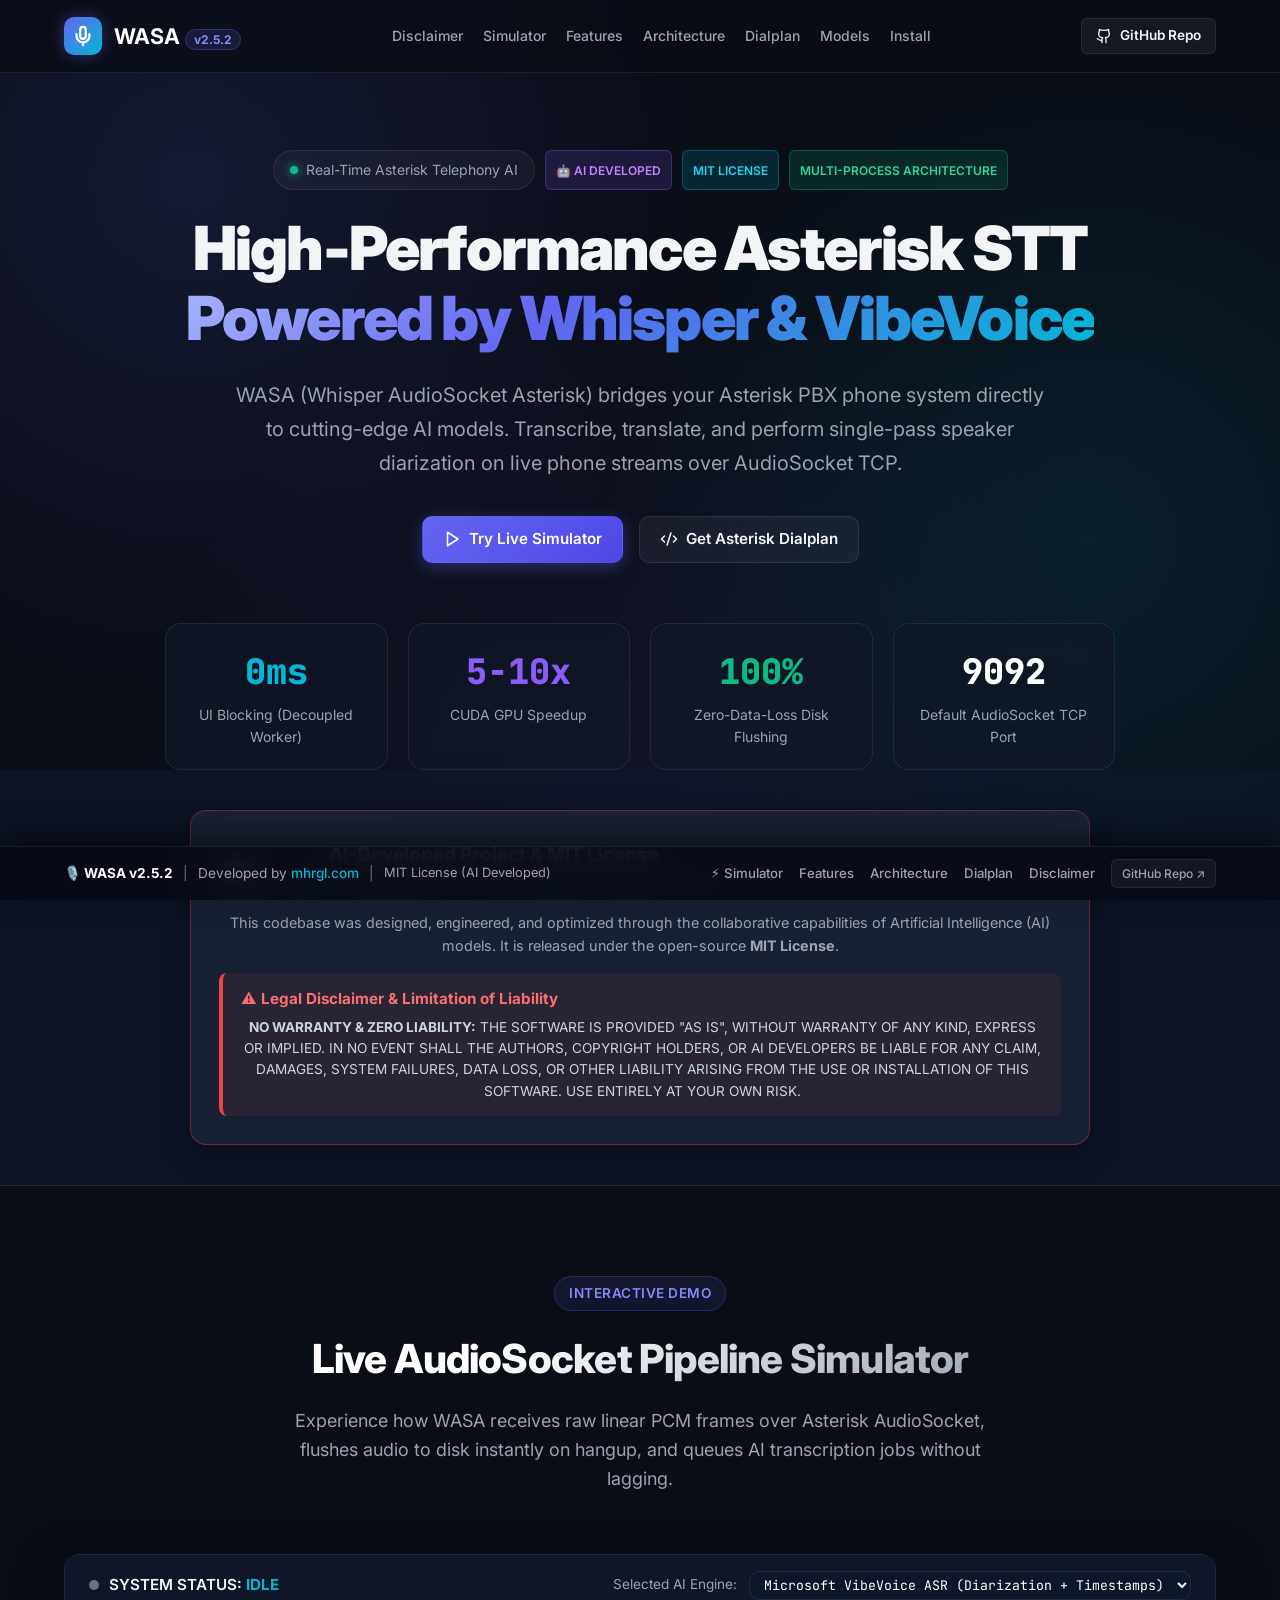
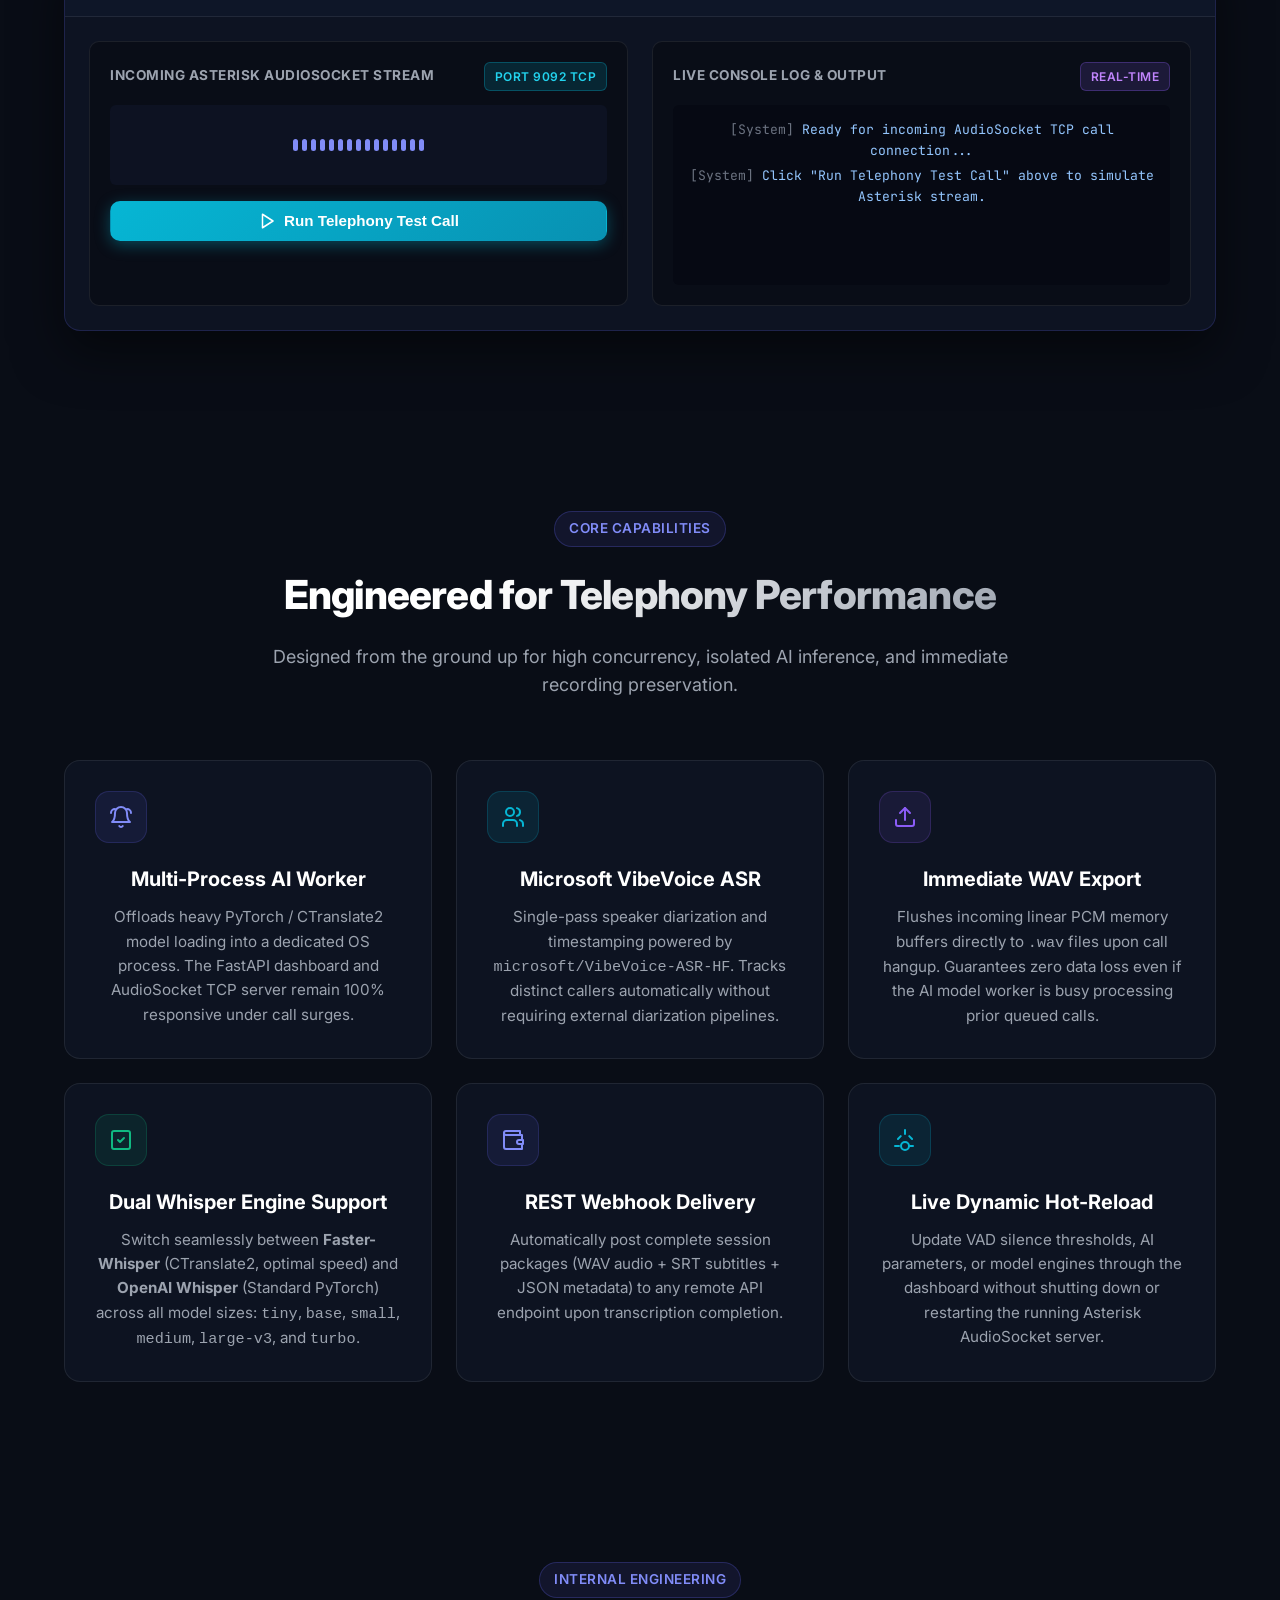
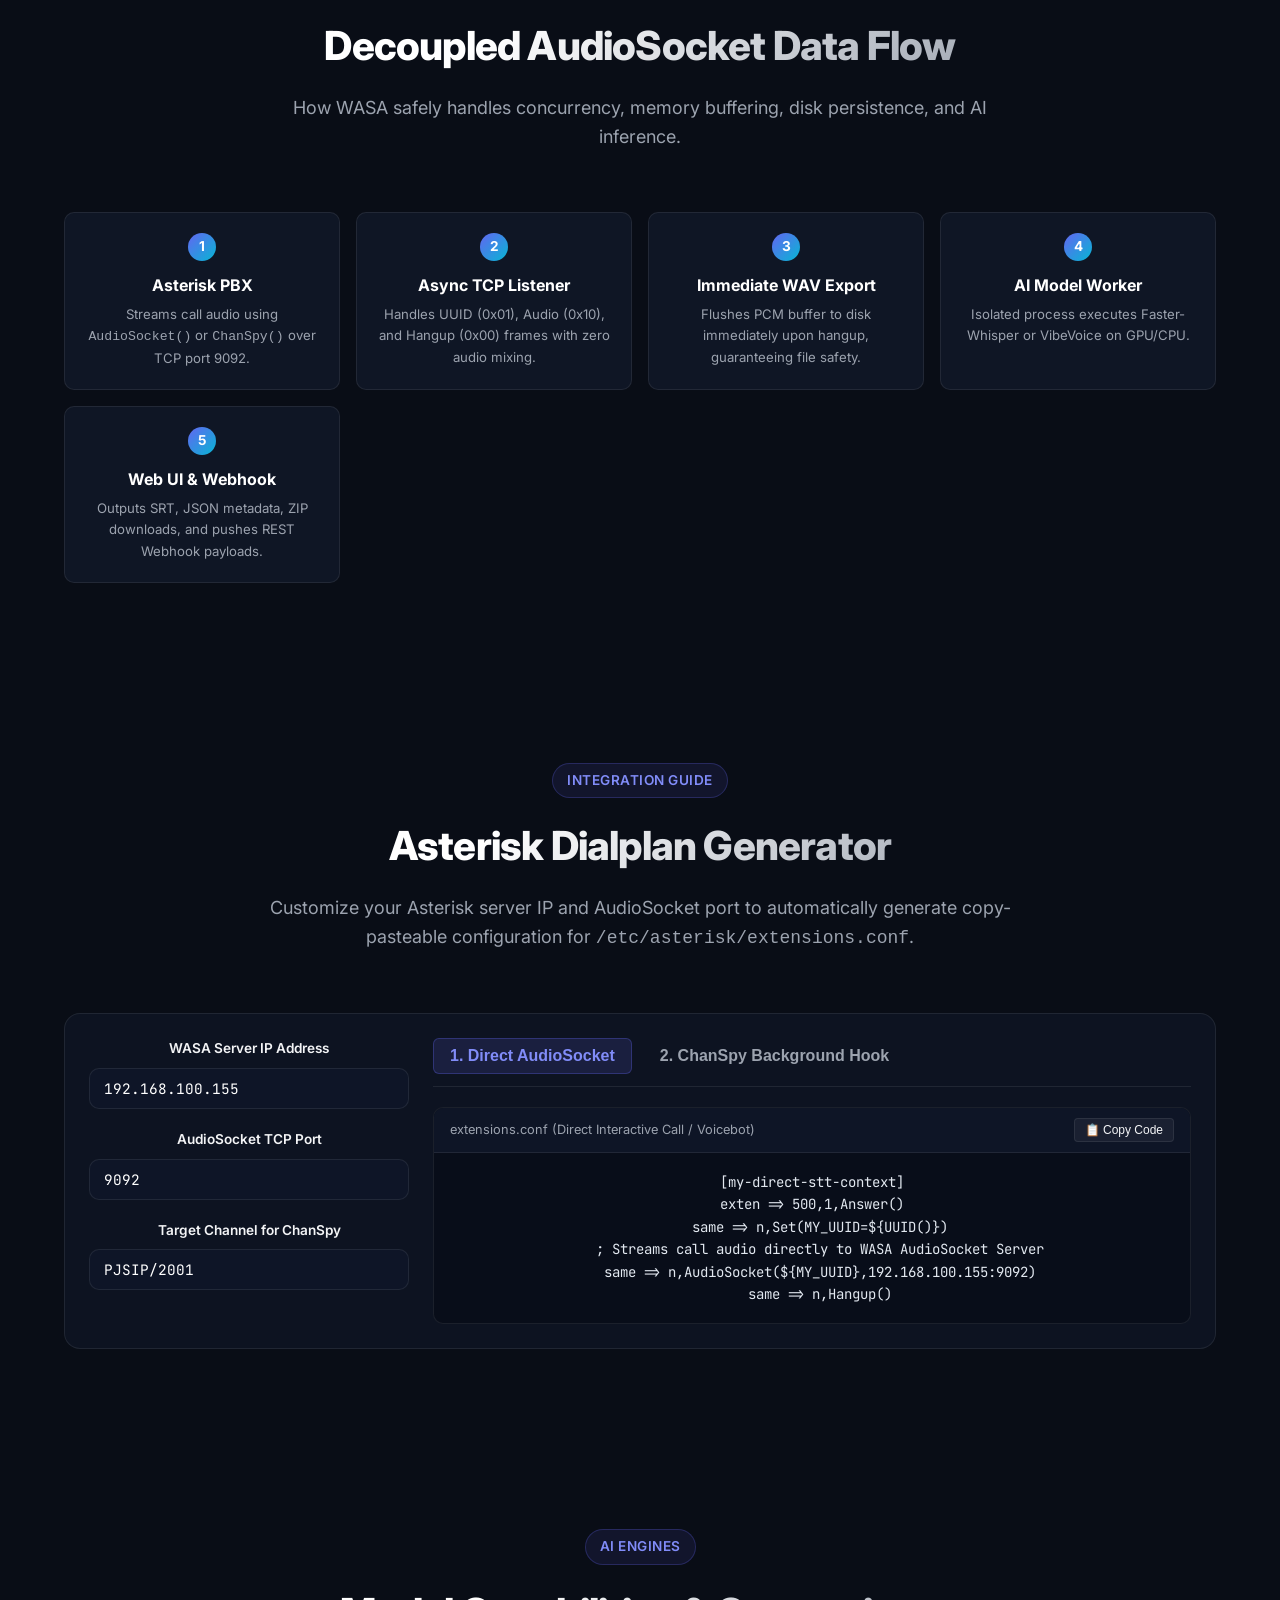
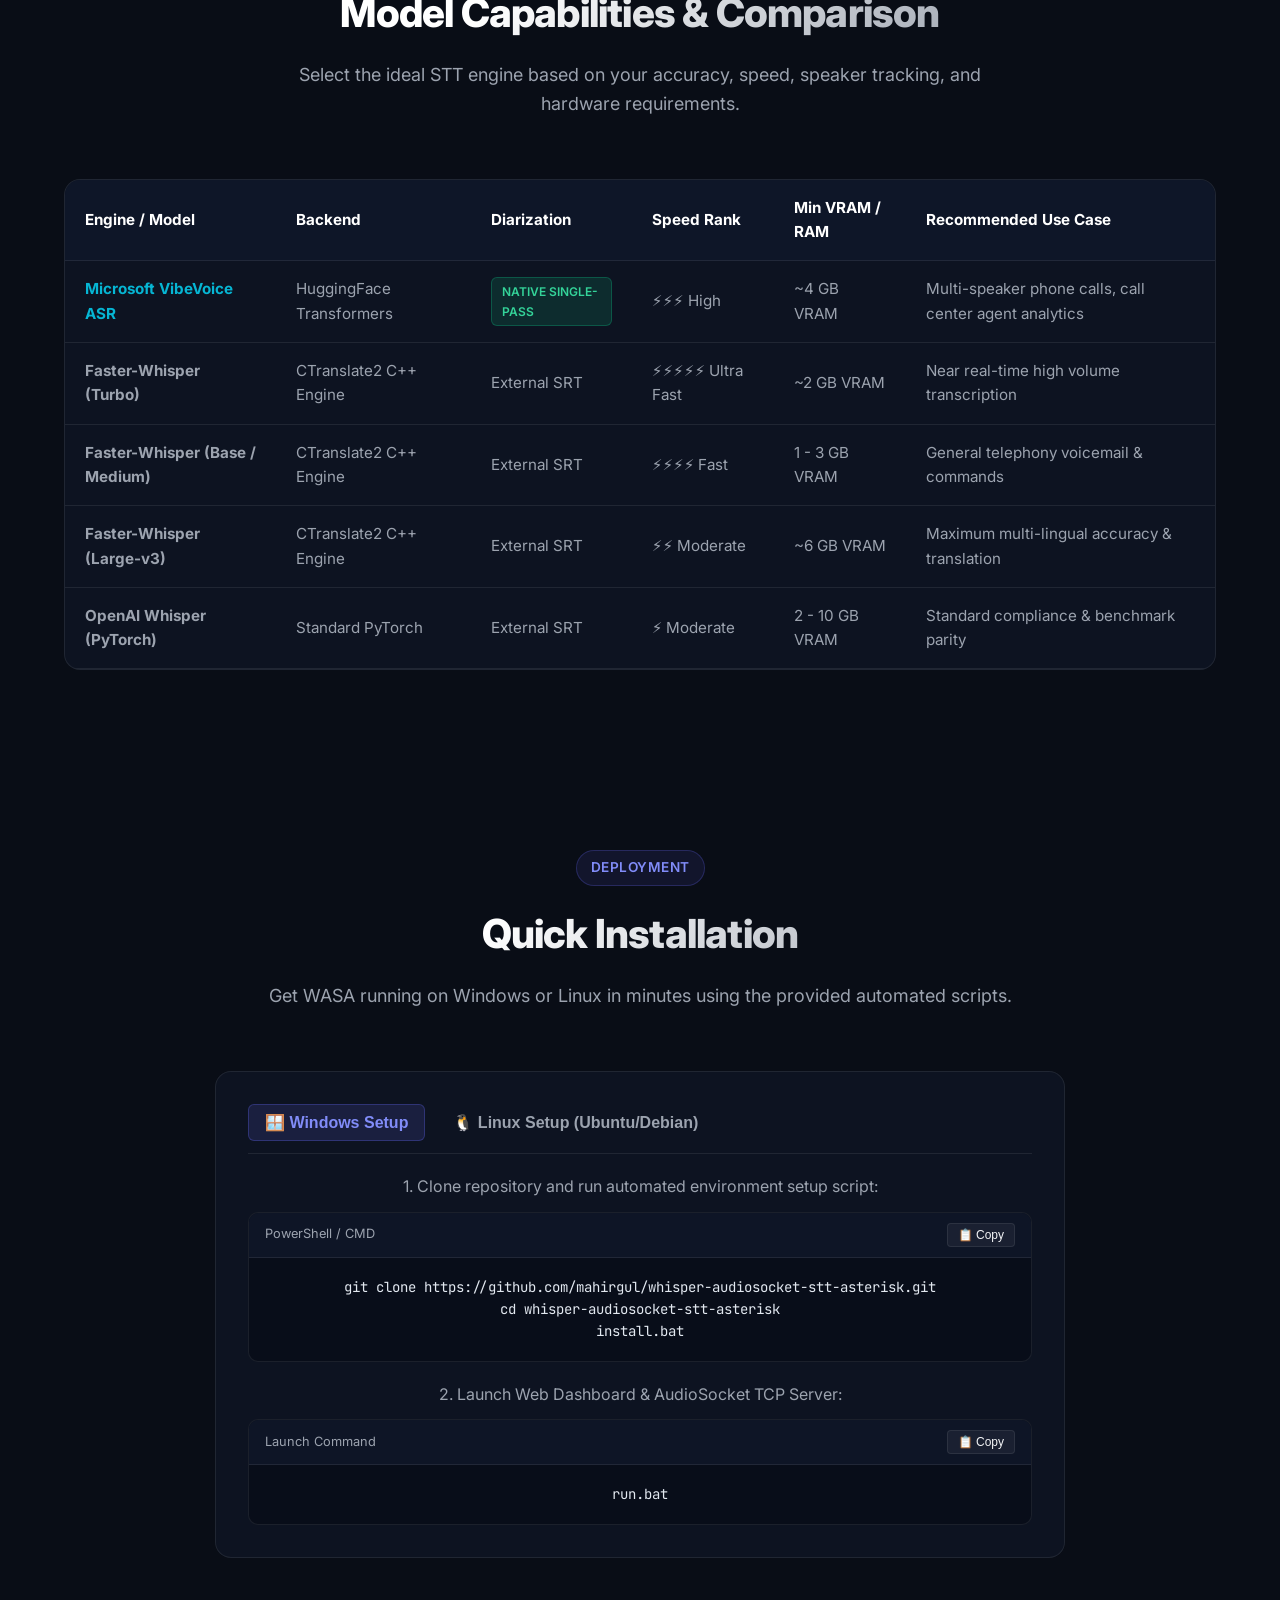
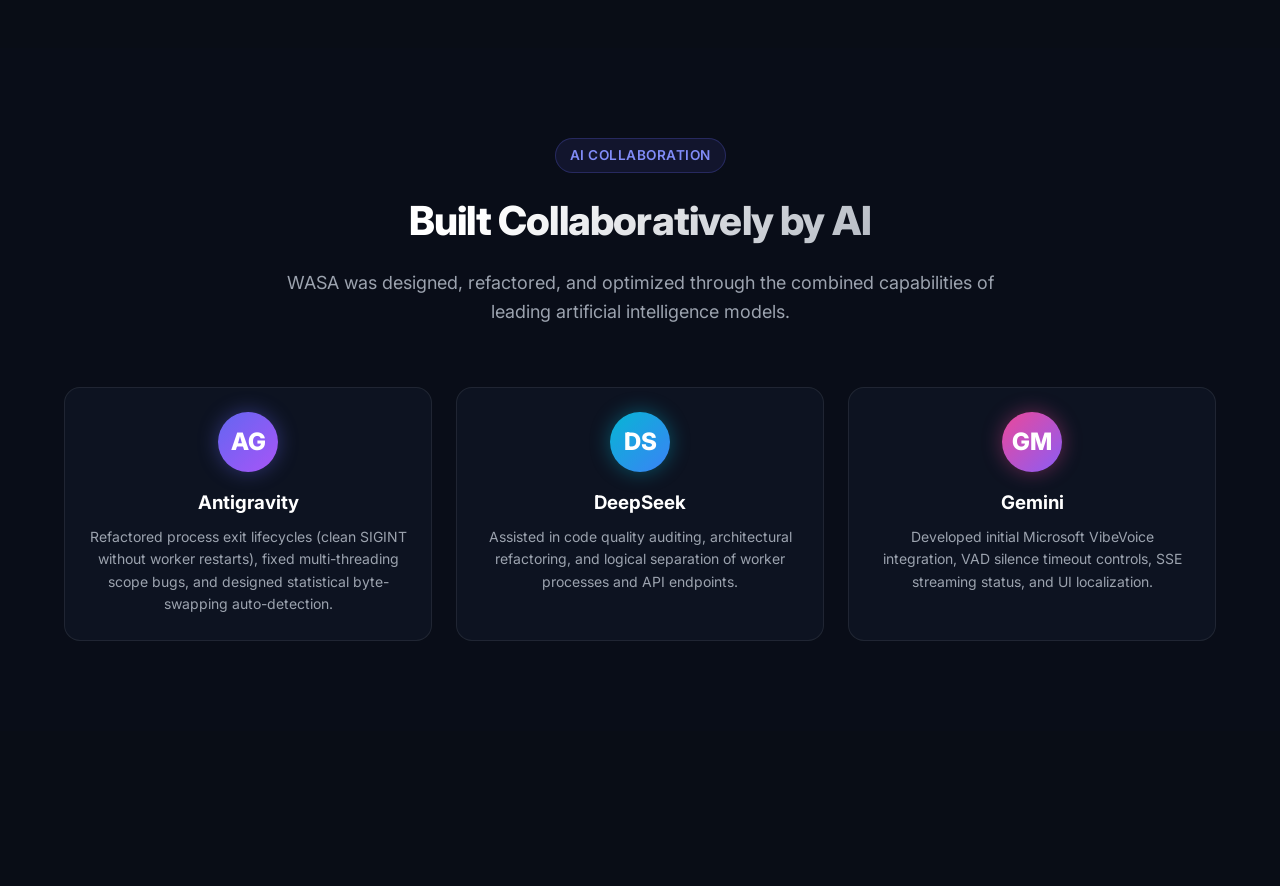
<file: docs/index.html>
<!DOCTYPE html>
<html lang="en">
<head>
  <meta charset="UTF-8">
  <meta name="viewport" content="width=device-width, initial-scale=1.0">
  <title>WASA — Whisper AudioSocket Asterisk | Real-Time AI Telephony Engine</title>
  <meta name="description" content="WASA (Whisper AudioSocket Asterisk) is a high-performance multi-process AI telephony engine transcribing live Asterisk PBX AudioSocket streams with Whisper and Microsoft VibeVoice ASR.">
  <meta name="keywords" content="Asterisk, AudioSocket, Whisper, Faster-Whisper, VibeVoice, Telephony, Speech to Text, STT, AI, Diarization, PyTorch, FastAPI">
  
  <!-- Google Fonts & Lucide Icons -->
  <link rel="preconnect" href="https://fonts.googleapis.com">
  <link rel="preconnect" href="https://fonts.gstatic.com" crossorigin>
  <link href="https://fonts.googleapis.com/css2?family=Inter:wght@300;400;500;600;700;800;900&family=JetBrains+Mono:wght@400;500;600;700&display=swap" rel="stylesheet">
  
  <!-- Main Stylesheet -->
  <link rel="stylesheet" href="styles.css">
  <link rel="icon" type="image/x-icon" href="favicon.ico">
</head>
<body>

  <!-- Navigation Bar -->
  <nav class="navbar">
    <div class="container nav-container">
      <a href="#" class="nav-brand">
        <div class="nav-logo-icon">
          <svg xmlns="http://www.w3.org/2000/svg" viewBox="0 0 24 24" fill="none" stroke="currentColor" stroke-width="2.5" stroke-linecap="round" stroke-linejoin="round">
            <path d="M12 2a3 3 0 0 0-3 3v7a3 3 0 0 0 6 0V5a3 3 0 0 0-3-3Z"/>
            <path d="M19 10v2a7 7 0 0 1-14 0v-2"/>
            <line x1="12" x2="12" y1="19" y2="22"/>
          </svg>
        </div>
        <span>WASA <span style="font-size: 0.75rem; color: var(--primary-glow); background: rgba(99,102,241,0.15); padding: 2px 8px; border-radius: 12px; border: 1px solid rgba(99,102,241,0.3);">v2.5.2</span></span>
      </a>

      <ul class="nav-links">
        <li><a href="#disclaimer" class="nav-link">Disclaimer</a></li>
        <li><a href="#simulator" class="nav-link">Simulator</a></li>
        <li><a href="#features" class="nav-link">Features</a></li>
        <li><a href="#architecture" class="nav-link">Architecture</a></li>
        <li><a href="#dialplan" class="nav-link">Dialplan</a></li>
        <li><a href="#models" class="nav-link">Models</a></li>
        <li><a href="#installation" class="nav-link">Install</a></li>
      </ul>

      <div class="nav-actions">
        <a href="https://github.com/mahirgul/whisper-audiosocket-stt-asterisk" target="_blank" class="btn btn-secondary btn-sm">
          <svg xmlns="http://www.w3.org/2000/svg" width="16" height="16" viewBox="0 0 24 24" fill="none" stroke="currentColor" stroke-width="2" stroke-linecap="round" stroke-linejoin="round"><path d="M15 22v-4a4.8 4.8 0 0 0-1-3.5c3 0 6-2 6-5.5.08-1.25-.27-2.48-1-3.5.28-1.15.28-2.35 0-3.5 0 0-1 0-3 1.5-2.64-.5-5.36-.5-8 0C6 2 5 2 5 2c-.3 1.15-.3 2.35 0 3.5A5.403 5.403 0 0 0 4 9c0 3.5 3 5.5 6 5.5-.39.49-.68 1.05-.85 1.65-.17.6-.22 1.23-.15 1.85v4"/><path d="M9 18c-4.51 2-5-2-7-2"/></svg>
          GitHub Repo
        </a>
      </div>
    </div>
  </nav>

  <!-- Hero Section -->
  <section class="hero">
    <div class="container">
      <div class="hero-badge-container">
        <div class="hero-pill">
          <span class="dot"></span>
          Real-Time Asterisk Telephony AI
        </div>
        <span class="badge badge-purple">🤖 AI Developed</span>
        <span class="badge badge-cyan">MIT License</span>
        <span class="badge badge-emerald">Multi-Process Architecture</span>
      </div>

      <h1 class="hero-title">
        High-Performance Asterisk STT<br>
        <span class="hero-title-gradient">Powered by Whisper & VibeVoice</span>
      </h1>

      <p class="hero-subtitle">
        WASA (Whisper AudioSocket Asterisk) bridges your Asterisk PBX phone system directly to cutting-edge AI models. Transcribe, translate, and perform single-pass speaker diarization on live phone streams over AudioSocket TCP.
      </p>

      <div class="hero-cta">
        <a href="#simulator" class="btn btn-primary">
          <svg xmlns="http://www.w3.org/2000/svg" width="18" height="18" viewBox="0 0 24 24" fill="none" stroke="currentColor" stroke-width="2" stroke-linecap="round" stroke-linejoin="round"><polygon points="6 3 20 12 6 21 6 3"/></svg>
          Try Live Simulator
        </a>
        <a href="#dialplan" class="btn btn-secondary">
          <svg xmlns="http://www.w3.org/2000/svg" width="18" height="18" viewBox="0 0 24 24" fill="none" stroke="currentColor" stroke-width="2" stroke-linecap="round" stroke-linejoin="round"><path d="m18 16 4-4-4-4"/><path d="m6 8-4 4 4 4"/><path d="m14.5 4-5 16"/></svg>
          Get Asterisk Dialplan
        </a>
      </div>

      <!-- Hero Stats Bar -->
      <div class="hero-stats">
        <div class="stat-card">
          <div class="stat-value cyan">0ms</div>
          <div class="stat-label">UI Blocking (Decoupled Worker)</div>
        </div>
        <div class="stat-card">
          <div class="stat-value purple">5-10x</div>
          <div class="stat-label">CUDA GPU Speedup</div>
        </div>
        <div class="stat-card">
          <div class="stat-value emerald">100%</div>
          <div class="stat-label">Zero-Data-Loss Disk Flushing</div>
        </div>
        <div class="stat-card">
          <div class="stat-value">9092</div>
          <div class="stat-label">Default AudioSocket TCP Port</div>
        </div>
      </div>
    </div>
  <!-- License & Legal Disclaimer Section (Top Notice) -->
  <section id="disclaimer" style="padding: 40px 0; border-bottom: 1px solid rgba(255,255,255,0.08); background: rgba(15, 23, 42, 0.7);">
    <div class="container">
      <div style="max-width: 900px; margin: 0 auto; background: rgba(30, 41, 59, 0.7); border: 1px solid rgba(239, 68, 68, 0.35); border-radius: 16px; padding: 28px; box-shadow: 0 10px 30px rgba(0,0,0,0.3);">
        <div style="display: flex; align-items: center; gap: 12px; margin-bottom: 16px;">
          <span style="font-size: 1.8rem;">🤖</span>
          <div>
            <h3 style="color: #fff; margin: 0; font-size: 1.2rem;">AI-Developed Project & MIT License</h3>
            <span style="color: var(--cyan); font-size: 0.825rem;">Engineered collaboratively by AI models (Antigravity, DeepSeek, Gemini)</span>
          </div>
        </div>

        <p style="color: var(--text-muted); font-size: 0.9rem; line-height: 1.6; margin-bottom: 16px;">
          This codebase was designed, engineered, and optimized through the collaborative capabilities of Artificial Intelligence (AI) models. It is released under the open-source <strong>MIT License</strong>.
        </p>

        <div style="background: rgba(239, 68, 68, 0.08); border-left: 4px solid #ef4444; padding: 14px 18px; border-radius: 8px;">
          <h4 style="color: #f87171; margin-top: 0; margin-bottom: 6px; font-size: 0.95rem; display: flex; align-items: center; gap: 8px;">
            ⚠️ Legal Disclaimer & Limitation of Liability
          </h4>
          <p style="color: #cbd5e1; font-size: 0.85rem; line-height: 1.55; margin: 0;">
            <strong>NO WARRANTY & ZERO LIABILITY:</strong> THE SOFTWARE IS PROVIDED "AS IS", WITHOUT WARRANTY OF ANY KIND, EXPRESS OR IMPLIED. IN NO EVENT SHALL THE AUTHORS, COPYRIGHT HOLDERS, OR AI DEVELOPERS BE LIABLE FOR ANY CLAIM, DAMAGES, SYSTEM FAILURES, DATA LOSS, OR OTHER LIABILITY ARISING FROM THE USE OR INSTALLATION OF THIS SOFTWARE. USE ENTIRELY AT YOUR OWN RISK.
          </p>
        </div>
      </div>
    </div>
  </section>

  <!-- Interactive Telephony Simulator Section -->
  <section id="simulator">
    <div class="container">
      <div class="section-header">
        <span class="section-tag">Interactive Demo</span>
        <h2 class="section-title">Live AudioSocket Pipeline Simulator</h2>
        <p class="section-desc">Experience how WASA receives raw linear PCM frames over Asterisk AudioSocket, flushes audio to disk instantly on hangup, and queues AI transcription jobs without lagging.</p>
      </div>

      <div class="simulator-box">
        <div class="simulator-header">
          <div class="simulator-title">
            <span class="status-dot" id="sim-status-dot"></span>
            <span>SYSTEM STATUS: <strong id="sim-status-text" style="color: var(--cyan);">IDLE</strong></span>
          </div>

          <div style="display: flex; align-items: center; gap: 12px;">
            <label for="sim-engine" style="font-size: 0.85rem; color: var(--text-muted);">Selected AI Engine:</label>
            <select id="sim-engine" class="form-select" style="padding: 4px 10px; font-size: 0.825rem;">
              <option value="vibevoice">Microsoft VibeVoice ASR (Diarization + Timestamps)</option>
              <option value="faster">Faster-Whisper (Turbo / Base)</option>
              <option value="openai">OpenAI Whisper (Standard PyTorch)</option>
            </select>
          </div>
        </div>

        <div class="simulator-body">
          <div class="sim-panel">
            <div class="sim-panel-title">
              <span>Incoming Asterisk AudioSocket Stream</span>
              <span class="badge badge-cyan">Port 9092 TCP</span>
            </div>

            <!-- Wave Visualizer -->
            <div class="wave-visualizer" id="sim-wave">
              <div class="wave-bar"></div><div class="wave-bar"></div><div class="wave-bar"></div>
              <div class="wave-bar"></div><div class="wave-bar"></div><div class="wave-bar"></div>
              <div class="wave-bar"></div><div class="wave-bar"></div><div class="wave-bar"></div>
              <div class="wave-bar"></div><div class="wave-bar"></div><div class="wave-bar"></div>
              <div class="wave-bar"></div><div class="wave-bar"></div><div class="wave-bar"></div>
            </div>

            <button id="sim-start-btn" class="btn btn-cyan" style="width: 100%;">
              <svg xmlns="http://www.w3.org/2000/svg" width="18" height="18" viewBox="0 0 24 24" fill="none" stroke="currentColor" stroke-width="2" stroke-linecap="round" stroke-linejoin="round"><polygon points="6 3 20 12 6 21 6 3"/></svg>
              Run Telephony Test Call
            </button>
          </div>

          <div class="sim-panel">
            <div class="sim-panel-title">
              <span>Live Console Log & Output</span>
              <span class="badge badge-purple">Real-Time</span>
            </div>

            <div class="sim-console" id="sim-console">
              <div class="sim-console-line info"><span class="ts">[System]</span> Ready for incoming AudioSocket TCP call connection...</div>
              <div class="sim-console-line info"><span class="ts">[System]</span> Click "Run Telephony Test Call" above to simulate Asterisk stream.</div>
            </div>
          </div>
        </div>
      </div>
    </div>
  </section>

  <!-- Key Features Grid -->
  <section id="features">
    <div class="container">
      <div class="section-header">
        <span class="section-tag">Core Capabilities</span>
        <h2 class="section-title">Engineered for Telephony Performance</h2>
        <p class="section-desc">Designed from the ground up for high concurrency, isolated AI inference, and immediate recording preservation.</p>
      </div>

      <div class="features-grid">
        <div class="feature-card">
          <div class="feature-icon">
            <svg xmlns="http://www.w3.org/2000/svg" width="24" height="24" viewBox="0 0 24 24" fill="none" stroke="currentColor" stroke-width="2" stroke-linecap="round" stroke-linejoin="round"><path d="M18 8A6 6 0 0 0 6 8c0 7-3 9-3 9h18s-3-2-3-9"/><path d="M13.73 21a2 2 0 0 1-3.46 0"/><path d="M2 8c0-2.2 1.8-4 4-4"/><path d="M22 8c0-2.2-1.8-4-4-4"/></svg>
          </div>
          <h3 class="feature-title">Multi-Process AI Worker</h3>
          <p class="feature-desc">Offloads heavy PyTorch / CTranslate2 model loading into a dedicated OS process. The FastAPI dashboard and AudioSocket TCP server remain 100% responsive under call surges.</p>
        </div>

        <div class="feature-card cyan">
          <div class="feature-icon">
            <svg xmlns="http://www.w3.org/2000/svg" width="24" height="24" viewBox="0 0 24 24" fill="none" stroke="currentColor" stroke-width="2" stroke-linecap="round" stroke-linejoin="round"><path d="M16 21v-2a4 4 0 0 0-4-4H6a4 4 0 0 0-4 4v2"/><circle cx="9" cy="7" r="4"/><path d="M22 21v-2a4 4 0 0 0-3-3.87"/><path d="M16 3.13a4 4 0 0 1 0 7.75"/></svg>
          </div>
          <h3 class="feature-title">Microsoft VibeVoice ASR</h3>
          <p class="feature-desc">Single-pass speaker diarization and timestamping powered by <code>microsoft/VibeVoice-ASR-HF</code>. Tracks distinct callers automatically without requiring external diarization pipelines.</p>
        </div>

        <div class="feature-card purple">
          <div class="feature-icon">
            <svg xmlns="http://www.w3.org/2000/svg" width="24" height="24" viewBox="0 0 24 24" fill="none" stroke="currentColor" stroke-width="2" stroke-linecap="round" stroke-linejoin="round"><path d="M21 15v4a2 2 0 0 1-2 2H5a2 2 0 0 1-2-2v-4"/><polyline points="17 8 12 3 7 8"/><line x1="12" x2="12" y1="3" y2="15"/></svg>
          </div>
          <h3 class="feature-title">Immediate WAV Export</h3>
          <p class="feature-desc">Flushes incoming linear PCM memory buffers directly to <code>.wav</code> files upon call hangup. Guarantees zero data loss even if the AI model worker is busy processing prior queued calls.</p>
        </div>

        <div class="feature-card emerald">
          <div class="feature-icon">
            <svg xmlns="http://www.w3.org/2000/svg" width="24" height="24" viewBox="0 0 24 24" fill="none" stroke="currentColor" stroke-width="2" stroke-linecap="round" stroke-linejoin="round"><rect width="18" height="18" x="3" y="3" rx="2"/><path d="m9 12 2 2 4-4"/></svg>
          </div>
          <h3 class="feature-title">Dual Whisper Engine Support</h3>
          <p class="feature-desc">Switch seamlessly between <strong>Faster-Whisper</strong> (CTranslate2, optimal speed) and <strong>OpenAI Whisper</strong> (Standard PyTorch) across all model sizes: <code>tiny</code>, <code>base</code>, <code>small</code>, <code>medium</code>, <code>large-v3</code>, and <code>turbo</code>.</p>
        </div>

        <div class="feature-card">
          <div class="feature-icon">
            <svg xmlns="http://www.w3.org/2000/svg" width="24" height="24" viewBox="0 0 24 24" fill="none" stroke="currentColor" stroke-width="2" stroke-linecap="round" stroke-linejoin="round"><path d="M21 12V7H5a2 2 0 0 1 0-4h14v4"/><path d="M3 5v14a2 2 0 0 0 2 2h16v-5"/><path d="M18 12a2 2 0 0 0 0 4h4v-4Z"/></svg>
          </div>
          <h3 class="feature-title">REST Webhook Delivery</h3>
          <p class="feature-desc">Automatically post complete session packages (WAV audio + SRT subtitles + JSON metadata) to any remote API endpoint upon transcription completion.</p>
        </div>

        <div class="feature-card cyan">
          <div class="feature-icon">
            <svg xmlns="http://www.w3.org/2000/svg" width="24" height="24" viewBox="0 0 24 24" fill="none" stroke="currentColor" stroke-width="2" stroke-linecap="round" stroke-linejoin="round"><path d="M12 2v4"/><path d="m4.93 10.93 2.83-2.83"/><path d="M2 18h4"/><path d="m20 18-4 0"/><path d="m19.07 10.93-2.83-2.83"/><circle cx="12" cy="18" r="4"/></svg>
          </div>
          <h3 class="feature-title">Live Dynamic Hot-Reload</h3>
          <p class="feature-desc">Update VAD silence thresholds, AI parameters, or model engines through the dashboard without shutting down or restarting the running Asterisk AudioSocket server.</p>
        </div>
      </div>
    </div>
  </section>

  <!-- System Architecture Explorer -->
  <section id="architecture">
    <div class="container">
      <div class="section-header">
        <span class="section-tag">Internal Engineering</span>
        <h2 class="section-title">Decoupled AudioSocket Data Flow</h2>
        <p class="section-desc">How WASA safely handles concurrency, memory buffering, disk persistence, and AI inference.</p>
      </div>

      <div class="arch-diagram">
        <div class="arch-node">
          <div class="arch-step-num">1</div>
          <h4 class="arch-node-title">Asterisk PBX</h4>
          <p class="arch-node-desc">Streams call audio using <code>AudioSocket()</code> or <code>ChanSpy()</code> over TCP port 9092.</p>
        </div>

        <div class="arch-node">
          <div class="arch-step-num">2</div>
          <h4 class="arch-node-title">Async TCP Listener</h4>
          <p class="arch-node-desc">Handles UUID (0x01), Audio (0x10), and Hangup (0x00) frames with zero audio mixing.</p>
        </div>

        <div class="arch-node">
          <div class="arch-step-num">3</div>
          <h4 class="arch-node-title">Immediate WAV Export</h4>
          <p class="arch-node-desc"> Flushes PCM buffer to disk immediately upon hangup, guaranteeing file safety.</p>
        </div>

        <div class="arch-node">
          <div class="arch-step-num">4</div>
          <h4 class="arch-node-title">AI Model Worker</h4>
          <p class="arch-node-desc">Isolated process executes Faster-Whisper or VibeVoice on GPU/CPU.</p>
        </div>

        <div class="arch-node">
          <div class="arch-step-num">5</div>
          <h4 class="arch-node-title">Web UI & Webhook</h4>
          <p class="arch-node-desc">Outputs SRT, JSON metadata, ZIP downloads, and pushes REST Webhook payloads.</p>
        </div>
      </div>
    </div>
  </section>

  <!-- Asterisk Dialplan Customizer -->
  <section id="dialplan">
    <div class="container">
      <div class="section-header">
        <span class="section-tag">Integration Guide</span>
        <h2 class="section-title">Asterisk Dialplan Generator</h2>
        <p class="section-desc">Customize your Asterisk server IP and AudioSocket port to automatically generate copy-pasteable configuration for <code>/etc/asterisk/extensions.conf</code>.</p>
      </div>

      <div class="dialplan-container">
        <div class="dialplan-controls">
          <div class="form-group">
            <label class="form-label" for="ast-ip">WASA Server IP Address</label>
            <input type="text" id="ast-ip" class="form-input" value="192.168.100.155" placeholder="e.g. 192.168.1.100">
          </div>

          <div class="form-group">
            <label class="form-label" for="ast-port">AudioSocket TCP Port</label>
            <input type="text" id="ast-port" class="form-input" value="9092" placeholder="9092">
          </div>

          <div class="form-group">
            <label class="form-label" for="ast-chan">Target Channel for ChanSpy</label>
            <input type="text" id="ast-chan" class="form-input" value="PJSIP/2001" placeholder="PJSIP/2001">
          </div>
        </div>

        <div>
          <!-- Tab Navigation for Code Snippets -->
          <div class="tab-header">
            <button class="tab-btn active" data-tab-group="dialplan" data-tab-target="tab-direct">1. Direct AudioSocket</button>
            <button class="tab-btn" data-tab-group="dialplan" data-tab-target="tab-chanspy">2. ChanSpy Background Hook</button>
          </div>

          <!-- Direct Code Tab -->
          <div id="tab-direct" class="tab-content active" data-tab-group="dialplan">
            <div class="code-block-wrapper">
              <div class="code-block-header">
                <span>extensions.conf (Direct Interactive Call / Voicebot)</span>
                <button class="copy-btn" onclick="copyToClipboard('code-direct', this)">📋 Copy Code</button>
              </div>
              <pre><code id="code-direct"></code></pre>
            </div>
          </div>

          <!-- ChanSpy Code Tab -->
          <div id="tab-chanspy" class="tab-content" data-tab-group="dialplan">
            <div class="code-block-wrapper">
              <div class="code-block-header">
                <span>extensions.conf (Silent Live Call Monitoring)</span>
                <button class="copy-btn" onclick="copyToClipboard('code-chanspy', this)">📋 Copy Code</button>
              </div>
              <pre><code id="code-chanspy"></code></pre>
            </div>
          </div>
        </div>
      </div>
    </div>
  </section>

  <!-- AI Model Matrix -->
  <section id="models">
    <div class="container">
      <div class="section-header">
        <span class="section-tag">AI Engines</span>
        <h2 class="section-title">Model Capabilities & Comparison</h2>
        <p class="section-desc">Select the ideal STT engine based on your accuracy, speed, speaker tracking, and hardware requirements.</p>
      </div>

      <div class="models-table-wrapper">
        <table class="models-table">
          <thead>
            <tr>
              <th>Engine / Model</th>
              <th>Backend</th>
              <th>Diarization</th>
              <th>Speed Rank</th>
              <th>Min VRAM / RAM</th>
              <th>Recommended Use Case</th>
            </tr>
          </thead>
          <tbody>
            <tr>
              <td><strong style="color: var(--cyan);">Microsoft VibeVoice ASR</strong></td>
              <td>HuggingFace Transformers</td>
              <td><span class="badge badge-emerald">Native Single-Pass</span></td>
              <td>⚡⚡⚡ High</td>
              <td>~4 GB VRAM</td>
              <td>Multi-speaker phone calls, call center agent analytics</td>
            </tr>
            <tr>
              <td><strong>Faster-Whisper (Turbo)</strong></td>
              <td>CTranslate2 C++ Engine</td>
              <td>External SRT</td>
              <td>⚡⚡⚡⚡⚡ Ultra Fast</td>
              <td>~2 GB VRAM</td>
              <td>Near real-time high volume transcription</td>
            </tr>
            <tr>
              <td><strong>Faster-Whisper (Base / Medium)</strong></td>
              <td>CTranslate2 C++ Engine</td>
              <td>External SRT</td>
              <td>⚡⚡⚡⚡ Fast</td>
              <td>1 - 3 GB VRAM</td>
              <td>General telephony voicemail & commands</td>
            </tr>
            <tr>
              <td><strong>Faster-Whisper (Large-v3)</strong></td>
              <td>CTranslate2 C++ Engine</td>
              <td>External SRT</td>
              <td>⚡⚡ Moderate</td>
              <td>~6 GB VRAM</td>
              <td>Maximum multi-lingual accuracy & translation</td>
            </tr>
            <tr>
              <td><strong>OpenAI Whisper (PyTorch)</strong></td>
              <td>Standard PyTorch</td>
              <td>External SRT</td>
              <td>⚡ Moderate</td>
              <td>2 - 10 GB VRAM</td>
              <td>Standard compliance & benchmark parity</td>
            </tr>
          </tbody>
        </table>
      </div>
    </div>
  </section>

  <!-- Installation Section -->
  <section id="installation">
    <div class="container">
      <div class="section-header">
        <span class="section-tag">Deployment</span>
        <h2 class="section-title">Quick Installation</h2>
        <p class="section-desc">Get WASA running on Windows or Linux in minutes using the provided automated scripts.</p>
      </div>

      <div class="glass-card" style="max-width: 850px; margin: 0 auto;">
        <div class="tab-header">
          <button class="tab-btn active" data-tab-group="install" data-tab-target="install-win">🪟 Windows Setup</button>
          <button class="tab-btn" data-tab-group="install" data-tab-target="install-linux">🐧 Linux Setup (Ubuntu/Debian)</button>
        </div>

        <div id="install-win" class="tab-content active" data-tab-group="install">
          <p style="margin-bottom: 12px; color: var(--text-muted);">1. Clone repository and run automated environment setup script:</p>
          <div class="code-block-wrapper" style="margin-bottom: 20px;">
            <div class="code-block-header">
              <span>PowerShell / CMD</span>
              <button class="copy-btn" onclick="copyToClipboard('code-install-win', this)">📋 Copy</button>
            </div>
            <pre><code id="code-install-win">git clone https://github.com/mahirgul/whisper-audiosocket-stt-asterisk.git
cd whisper-audiosocket-stt-asterisk
install.bat</code></pre>
          </div>

          <p style="margin-bottom: 12px; color: var(--text-muted);">2. Launch Web Dashboard & AudioSocket TCP Server:</p>
          <div class="code-block-wrapper">
            <div class="code-block-header">
              <span>Launch Command</span>
              <button class="copy-btn" onclick="copyToClipboard('code-run-win', this)">📋 Copy</button>
            </div>
            <pre><code id="code-run-win">run.bat</code></pre>
          </div>
        </div>

        <div id="install-linux" class="tab-content" data-tab-group="install">
          <p style="margin-bottom: 12px; color: var(--text-muted);">1. Clone repository and grant execution permissions:</p>
          <div class="code-block-wrapper" style="margin-bottom: 20px;">
            <div class="code-block-header">
              <span>Bash Shell</span>
              <button class="copy-btn" onclick="copyToClipboard('code-install-linux', this)">📋 Copy</button>
            </div>
            <pre><code id="code-install-linux">git clone https://github.com/mahirgul/whisper-audiosocket-stt-asterisk.git
cd whisper-audiosocket-stt-asterisk
chmod +x *.sh
./install.sh</code></pre>
          </div>

          <p style="margin-bottom: 12px; color: var(--text-muted);">2. Start server daemon:</p>
          <div class="code-block-wrapper">
            <div class="code-block-header">
              <span>Launch Command</span>
              <button class="copy-btn" onclick="copyToClipboard('code-run-linux', this)">📋 Copy</button>
            </div>
            <pre><code id="code-run-linux">./run.sh</code></pre>
          </div>
        </div>
      </div>
    </div>
  </section>

  <!-- Collaborative Engineering Section -->
  <section id="credits" style="background: rgba(10, 15, 27, 0.5);">
    <div class="container">
      <div class="section-header">
        <span class="section-tag">AI Collaboration</span>
        <h2 class="section-title">Built Collaboratively by AI</h2>
        <p class="section-desc">WASA was designed, refactored, and optimized through the combined capabilities of leading artificial intelligence models.</p>
      </div>

      <div class="collab-grid">
        <div class="collab-card">
          <div class="collab-avatar antigravity">AG</div>
          <h3 style="color: #fff; margin-bottom: 8px;">Antigravity</h3>
          <p style="font-size: 0.875rem; color: var(--text-muted);">Refactored process exit lifecycles (clean SIGINT without worker restarts), fixed multi-threading scope bugs, and designed statistical byte-swapping auto-detection.</p>
        </div>

        <div class="collab-card">
          <div class="collab-avatar deepseek">DS</div>
          <h3 style="color: #fff; margin-bottom: 8px;">DeepSeek</h3>
          <p style="font-size: 0.875rem; color: var(--text-muted);">Assisted in code quality auditing, architectural refactoring, and logical separation of worker processes and API endpoints.</p>
        </div>

        <div class="collab-card">
          <div class="collab-avatar gemini">GM</div>
          <h3 style="color: #fff; margin-bottom: 8px;">Gemini</h3>
          <p style="font-size: 0.875rem; color: var(--text-muted);">Developed initial Microsoft VibeVoice integration, VAD silence timeout controls, SSE streaming status, and UI localization.</p>
        </div>
      </div>
    </div>
  </section>

  </section>

  <!-- Fixed Bottom Footer -->
  <footer>
    <div class="container footer-container">
      <div class="footer-brand">
        <span style="font-weight: 700; color: #fff;">🎙️ WASA v2.5.2</span>
        <span style="color: var(--text-dim);">|</span>
        <span>Developed by <a href="https://mhrgl.com" target="_blank" style="color: var(--cyan); text-decoration: none; font-weight: 500;">mhrgl.com</a></span>
        <span style="color: var(--text-dim);">|</span>
        <span style="font-size: 0.8rem; color: var(--text-muted);">MIT License (AI Developed)</span>
      </div>

      <div class="footer-links">
        <a href="#simulator">⚡ Simulator</a>
        <a href="#features">Features</a>
        <a href="#architecture">Architecture</a>
        <a href="#dialplan">Dialplan</a>
        <a href="#disclaimer">Disclaimer</a>
        <a href="https://github.com/mahirgul/whisper-audiosocket-stt-asterisk" target="_blank" class="btn btn-secondary btn-sm" style="padding: 4px 10px; font-size: 0.75rem;">GitHub Repo ↗</a>
      </div>
    </div>
  </footer>

  <!-- Application Script -->
  <script src="app.js"></script>
</body>
</html>
</file>
<file: docs/styles.css>
/* Modern GitHub Pages CSS for WASA (Whisper AudioSocket Asterisk) */
:root {
  --bg-dark: #090d16;
  --bg-card: rgba(17, 24, 39, 0.7);
  --bg-card-hover: rgba(24, 34, 53, 0.85);
  --border-color: rgba(255, 255, 255, 0.08);
  --border-glow: rgba(99, 102, 241, 0.3);
  
  --primary: #6366f1;
  --primary-glow: #818cf8;
  --cyan: #06b6d4;
  --emerald: #10b981;
  --purple: #8b5cf6;
  --rose: #f43f5e;
  --amber: #f59e0b;
  
  --text-main: #f3f4f6;
  --text-muted: #9ca3af;
  --text-dim: #6b7280;
  
  --font-sans: 'Inter', system-ui, -apple-system, BlinkMacSystemFont, 'Segoe UI', Roboto, sans-serif;
  --font-mono: 'JetBrains Mono', 'Fira Code', Consolas, monospace;

  --transition-fast: 0.2s ease;
  --transition-normal: 0.3s cubic-bezier(0.4, 0, 0.2, 1);
  --radius-lg: 16px;
  --radius-md: 10px;
  --radius-sm: 6px;
}

* {
  box-sizing: border-box;
  margin: 0;
  padding: 0;
}

html {
  scroll-behavior: smooth;
  font-family: var(--font-sans);
  background-color: var(--bg-dark);
  color: var(--text-main);
  line-height: 1.6;
}

body {
  overflow-x: hidden;
  background: 
    radial-gradient(circle at 15% 20%, rgba(99, 102, 241, 0.12) 0%, transparent 40%),
    radial-gradient(circle at 85% 60%, rgba(6, 182, 212, 0.1) 0%, transparent 40%),
    radial-gradient(circle at 50% 90%, rgba(139, 92, 246, 0.08) 0%, transparent 50%),
    var(--bg-dark);
  background-attachment: fixed;
}

/* Scrollbar styling */
::-webkit-scrollbar {
  width: 8px;
  height: 8px;
}
::-webkit-scrollbar-track {
  background: var(--bg-dark);
}
::-webkit-scrollbar-thumb {
  background: #1f293d;
  border-radius: 4px;
}
::-webkit-scrollbar-thumb:hover {
  background: var(--primary);
}

/* Layout Utilities */
.container {
  max-width: 1200px;
  margin: 0 auto;
  padding: 0 24px;
}

section {
  padding: 90px 0;
  position: relative;
}

.section-header {
  text-align: center;
  max-width: 750px;
  margin: 0 auto 60px auto;
}

.section-tag {
  display: inline-flex;
  align-items: center;
  gap: 8px;
  padding: 6px 14px;
  background: rgba(99, 102, 241, 0.1);
  border: 1px solid rgba(99, 102, 241, 0.25);
  border-radius: 20px;
  color: var(--primary-glow);
  font-size: 0.85rem;
  font-weight: 600;
  letter-spacing: 0.5px;
  text-transform: uppercase;
  margin-bottom: 16px;
}

.section-title {
  font-size: 2.5rem;
  font-weight: 800;
  letter-spacing: -0.02em;
  color: #ffffff;
  margin-bottom: 16px;
  background: linear-gradient(135deg, #ffffff 30%, var(--text-muted) 100%);
  -webkit-background-clip: text;
  -webkit-text-fill-color: transparent;
}

.section-desc {
  font-size: 1.125rem;
  color: var(--text-muted);
}

/* Navigation Bar */
.navbar {
  position: fixed;
  top: 0;
  left: 0;
  right: 0;
  z-index: 1000;
  backdrop-filter: blur(16px);
  -webkit-backdrop-filter: blur(16px);
  background: rgba(9, 13, 22, 0.8);
  border-bottom: 1px solid var(--border-color);
  transition: var(--transition-normal);
}

.nav-container {
  display: flex;
  align-items: center;
  justify-content: space-between;
  height: 72px;
}

.nav-brand {
  display: flex;
  align-items: center;
  gap: 12px;
  text-decoration: none;
  color: #fff;
  font-weight: 700;
  font-size: 1.35rem;
}

.nav-logo-icon {
  width: 38px;
  height: 38px;
  border-radius: 10px;
  background: linear-gradient(135deg, var(--primary), var(--cyan));
  display: flex;
  align-items: center;
  justify-content: center;
  box-shadow: 0 0 15px rgba(99, 102, 241, 0.4);
}

.nav-logo-icon svg {
  width: 22px;
  height: 22px;
  color: #fff;
}

.nav-links {
  display: flex;
  align-items: center;
  gap: 20px;
  list-style: none;
}

.nav-link {
  color: var(--text-muted);
  text-decoration: none;
  font-size: 0.875rem;
  font-weight: 500;
  white-space: nowrap;
  transition: var(--transition-fast);
}

.nav-link:hover {
  color: #fff;
}

@media (max-width: 1100px) {
  .nav-links {
    gap: 12px;
  }
  .nav-link {
    font-size: 0.8rem;
  }
}

@media (max-width: 820px) {
  .nav-links {
    display: none;
  }
}

.nav-actions {
  display: flex;
  align-items: center;
  gap: 12px;
}

/* Buttons */
.btn {
  display: inline-flex;
  align-items: center;
  justify-content: center;
  gap: 8px;
  padding: 10px 20px;
  border-radius: var(--radius-md);
  font-size: 0.95rem;
  font-weight: 600;
  text-decoration: none;
  cursor: pointer;
  transition: var(--transition-normal);
  border: 1px solid transparent;
}

.btn-primary {
  background: linear-gradient(135deg, var(--primary) 0%, #4f46e5 100%);
  color: #fff;
  box-shadow: 0 4px 15px rgba(99, 102, 241, 0.35);
}

.btn-primary:hover {
  transform: translateY(-2px);
  box-shadow: 0 6px 20px rgba(99, 102, 241, 0.5);
  background: linear-gradient(135deg, #6366f1 0%, #4338ca 100%);
}

.btn-secondary {
  background: rgba(255, 255, 255, 0.05);
  border-color: var(--border-color);
  color: var(--text-main);
}

.btn-secondary:hover {
  background: rgba(255, 255, 255, 0.1);
  border-color: rgba(255, 255, 255, 0.2);
  color: #fff;
}

.btn-cyan {
  background: linear-gradient(135deg, var(--cyan) 0%, #0891b2 100%);
  color: #fff;
  box-shadow: 0 4px 15px rgba(6, 182, 212, 0.35);
}

.btn-cyan:hover {
  transform: translateY(-2px);
  box-shadow: 0 6px 20px rgba(6, 182, 212, 0.5);
}

.btn-sm {
  padding: 6px 14px;
  font-size: 0.85rem;
  border-radius: var(--radius-sm);
}

/* Badges */
.badge {
  display: inline-flex;
  align-items: center;
  gap: 6px;
  padding: 4px 10px;
  border-radius: 6px;
  font-size: 0.75rem;
  font-weight: 600;
  text-transform: uppercase;
}

.badge-purple {
  background: rgba(139, 92, 246, 0.15);
  color: #c084fc;
  border: 1px solid rgba(139, 92, 246, 0.3);
}

.badge-cyan {
  background: rgba(6, 182, 212, 0.15);
  color: #22d3ee;
  border: 1px solid rgba(6, 182, 212, 0.3);
}

.badge-emerald {
  background: rgba(16, 185, 129, 0.15);
  color: #34d399;
  border: 1px solid rgba(16, 185, 129, 0.3);
}

/* Hero Section */
.hero {
  padding-top: 150px;
  padding-bottom: 90px;
  text-align: center;
}

.hero-badge-container {
  display: flex;
  justify-content: center;
  gap: 10px;
  flex-wrap: wrap;
  margin-bottom: 24px;
}

.hero-pill {
  display: inline-flex;
  align-items: center;
  gap: 8px;
  padding: 8px 16px;
  background: rgba(255, 255, 255, 0.04);
  border: 1px solid var(--border-color);
  border-radius: 30px;
  font-size: 0.875rem;
  color: var(--text-muted);
}

.hero-pill span.dot {
  width: 8px;
  height: 8px;
  border-radius: 50%;
  background-color: var(--emerald);
  box-shadow: 0 0 10px var(--emerald);
  animation: pulse-dot 2s infinite;
}

@keyframes pulse-dot {
  0% { transform: scale(0.95); opacity: 0.8; }
  50% { transform: scale(1.2); opacity: 1; }
  100% { transform: scale(0.95); opacity: 0.8; }
}

.hero-title {
  font-size: 3.8rem;
  font-weight: 900;
  line-height: 1.15;
  letter-spacing: -0.03em;
  margin-bottom: 24px;
}

.hero-title-gradient {
  background: linear-gradient(135deg, #a5b4fc 0%, #6366f1 40%, #06b6d4 100%);
  -webkit-background-clip: text;
  -webkit-text-fill-color: transparent;
}

.hero-subtitle {
  font-size: 1.25rem;
  color: var(--text-muted);
  max-width: 820px;
  margin: 0 auto 36px auto;
  line-height: 1.7;
}

.hero-cta {
  display: flex;
  align-items: center;
  justify-content: center;
  gap: 16px;
  margin-bottom: 60px;
  flex-wrap: wrap;
}

/* Hero Stats Bar */
.hero-stats {
  display: grid;
  grid-template-columns: repeat(auto-fit, minmax(200px, 1fr));
  gap: 20px;
  max-width: 950px;
  margin: 0 auto;
}

.stat-card {
  background: var(--bg-card);
  border: 1px solid var(--border-color);
  border-radius: var(--radius-lg);
  padding: 20px;
  text-align: center;
  backdrop-filter: blur(10px);
  transition: var(--transition-normal);
}

.stat-card:hover {
  border-color: var(--border-glow);
  transform: translateY(-4px);
  background: var(--bg-card-hover);
}

.stat-value {
  font-size: 2.2rem;
  font-weight: 800;
  color: #fff;
  font-family: var(--font-mono);
}

.stat-value.cyan { color: var(--cyan); }
.stat-value.purple { color: var(--purple); }
.stat-value.emerald { color: var(--emerald); }

.stat-label {
  font-size: 0.875rem;
  color: var(--text-muted);
  margin-top: 4px;
}

/* Glass Card */
.glass-card {
  background: var(--bg-card);
  border: 1px solid var(--border-color);
  border-radius: var(--radius-lg);
  backdrop-filter: blur(16px);
  -webkit-backdrop-filter: blur(16px);
  padding: 32px;
  transition: var(--transition-normal);
}

.glass-card:hover {
  border-color: rgba(255, 255, 255, 0.15);
}

/* Interactive Telephony Simulator Section */
.simulator-box {
  background: #0d1322;
  border: 1px solid rgba(99, 102, 241, 0.2);
  border-radius: var(--radius-lg);
  overflow: hidden;
  box-shadow: 0 20px 50px rgba(0, 0, 0, 0.5);
}

.simulator-header {
  background: rgba(15, 23, 42, 0.9);
  padding: 16px 24px;
  display: flex;
  align-items: center;
  justify-content: space-between;
  border-bottom: 1px solid var(--border-color);
}

.simulator-title {
  display: flex;
  align-items: center;
  gap: 10px;
  font-weight: 600;
  font-size: 0.95rem;
}

.status-dot {
  width: 10px;
  height: 10px;
  border-radius: 50%;
  background-color: var(--text-dim);
}

.status-dot.active {
  background-color: var(--emerald);
  box-shadow: 0 0 10px var(--emerald);
  animation: pulse-dot 1.5s infinite;
}

.simulator-body {
  padding: 24px;
  display: grid;
  grid-template-columns: 1fr 1fr;
  gap: 24px;
}

@media (max-width: 900px) {
  .simulator-body {
    grid-template-columns: 1fr;
  }
}

.sim-panel {
  background: rgba(0, 0, 0, 0.3);
  border: 1px solid var(--border-color);
  border-radius: var(--radius-md);
  padding: 20px;
}

.sim-panel-title {
  font-size: 0.85rem;
  font-weight: 700;
  text-transform: uppercase;
  color: var(--text-muted);
  letter-spacing: 0.5px;
  margin-bottom: 14px;
  display: flex;
  align-items: center;
  justify-content: space-between;
}

/* Audio Wave Visualizer */
.wave-visualizer {
  height: 80px;
  display: flex;
  align-items: center;
  justify-content: center;
  gap: 4px;
  background: rgba(15, 23, 42, 0.6);
  border-radius: var(--radius-sm);
  padding: 12px;
  margin-bottom: 16px;
  overflow: hidden;
}

.wave-bar {
  width: 5px;
  height: 20%;
  background: var(--primary-glow);
  border-radius: 3px;
  transition: height 0.1s ease;
}

.wave-visualizer.active .wave-bar {
  animation: wave-anim 1.2s ease-in-out infinite alternate;
}

.wave-visualizer.active .wave-bar:nth-child(2n) { animation-delay: 0.2s; }
.wave-visualizer.active .wave-bar:nth-child(3n) { animation-delay: 0.4s; }
.wave-visualizer.active .wave-bar:nth-child(4n) { animation-delay: 0.1s; }
.wave-visualizer.active .wave-bar:nth-child(5n) { animation-delay: 0.3s; }

@keyframes wave-anim {
  0% { height: 15%; background: var(--cyan); }
  50% { height: 90%; background: var(--primary-glow); }
  100% { height: 35%; background: var(--purple); }
}

.sim-console {
  font-family: var(--font-mono);
  font-size: 0.82rem;
  color: #a7f3d0;
  background: #060913;
  border-radius: var(--radius-sm);
  padding: 14px;
  height: 180px;
  overflow-y: auto;
  line-height: 1.6;
}

.sim-console-line {
  margin-bottom: 4px;
}

.sim-console-line .ts { color: var(--text-dim); }
.sim-console-line.info { color: #93c5fd; }
.sim-console-line.success { color: #6ee7b7; }
.sim-console-line.warn { color: #fde047; }
.sim-console-line.speaker1 { color: #a5b4fc; }
.sim-console-line.speaker2 { color: #f472b6; }

/* Features Grid */
.features-grid {
  display: grid;
  grid-template-columns: repeat(auto-fit, minmax(320px, 1fr));
  gap: 24px;
}

.feature-card {
  position: relative;
  background: var(--bg-card);
  border: 1px solid var(--border-color);
  border-radius: var(--radius-lg);
  padding: 30px;
  transition: var(--transition-normal);
  overflow: hidden;
}

.feature-card::before {
  content: '';
  position: absolute;
  top: 0;
  left: 0;
  right: 0;
  height: 2px;
  background: linear-gradient(90deg, transparent, var(--primary), transparent);
  opacity: 0;
  transition: var(--transition-normal);
}

.feature-card:hover {
  transform: translateY(-5px);
  border-color: var(--border-glow);
  background: var(--bg-card-hover);
}

.feature-card:hover::before {
  opacity: 1;
}

.feature-icon {
  width: 52px;
  height: 52px;
  border-radius: 14px;
  background: rgba(99, 102, 241, 0.1);
  border: 1px solid rgba(99, 102, 241, 0.2);
  display: flex;
  align-items: center;
  justify-content: center;
  color: var(--primary-glow);
  margin-bottom: 20px;
}

.feature-card.cyan .feature-icon {
  background: rgba(6, 182, 212, 0.1);
  border-color: rgba(6, 182, 212, 0.2);
  color: var(--cyan);
}

.feature-card.purple .feature-icon {
  background: rgba(139, 92, 246, 0.1);
  border-color: rgba(139, 92, 246, 0.2);
  color: var(--purple);
}

.feature-card.emerald .feature-icon {
  background: rgba(16, 185, 129, 0.1);
  border-color: rgba(16, 185, 129, 0.2);
  color: var(--emerald);
}

.feature-title {
  font-size: 1.25rem;
  font-weight: 700;
  color: #fff;
  margin-bottom: 10px;
}

.feature-desc {
  color: var(--text-muted);
  font-size: 0.95rem;
  line-height: 1.6;
}

/* Dialplan Customizer Section */
.dialplan-container {
  display: grid;
  grid-template-columns: 320px 1fr;
  gap: 24px;
  background: var(--bg-card);
  border: 1px solid var(--border-color);
  border-radius: var(--radius-lg);
  padding: 24px;
}

@media (max-width: 900px) {
  .dialplan-container {
    grid-template-columns: 1fr;
  }
}

.dialplan-controls {
  display: flex;
  flex-direction: column;
  gap: 20px;
}

.form-group {
  display: flex;
  flex-direction: column;
  gap: 8px;
}

.form-label {
  font-size: 0.85rem;
  font-weight: 600;
  color: var(--text-main);
}

.form-input, .form-select {
  background: rgba(15, 23, 42, 0.8);
  border: 1px solid var(--border-color);
  border-radius: var(--radius-md);
  padding: 10px 14px;
  color: #fff;
  font-family: var(--font-mono);
  font-size: 0.9rem;
  outline: none;
  transition: var(--transition-fast);
}

.form-input:focus, .form-select:focus {
  border-color: var(--primary);
  box-shadow: 0 0 10px rgba(99, 102, 241, 0.3);
}

.code-block-wrapper {
  background: #080d19;
  border: 1px solid var(--border-color);
  border-radius: var(--radius-md);
  position: relative;
  overflow: hidden;
}

.code-block-header {
  background: rgba(15, 23, 42, 0.8);
  padding: 10px 16px;
  display: flex;
  align-items: center;
  justify-content: space-between;
  border-bottom: 1px solid var(--border-color);
  font-size: 0.8rem;
  color: var(--text-muted);
}

.copy-btn {
  background: rgba(255, 255, 255, 0.05);
  border: 1px solid var(--border-color);
  color: var(--text-main);
  padding: 4px 10px;
  border-radius: 4px;
  font-size: 0.75rem;
  cursor: pointer;
  transition: var(--transition-fast);
  display: flex;
  align-items: center;
  gap: 4px;
}

.copy-btn:hover {
  background: rgba(255, 255, 255, 0.15);
  color: #fff;
}

pre code {
  display: block;
  padding: 18px;
  font-family: var(--font-mono);
  font-size: 0.875rem;
  color: #e2e8f0;
  overflow-x: auto;
  line-height: 1.6;
}

/* Architecture Flow */
.arch-diagram {
  display: grid;
  grid-template-columns: repeat(auto-fit, minmax(220px, 1fr));
  gap: 16px;
  position: relative;
  margin-top: 40px;
}

.arch-node {
  background: rgba(17, 24, 39, 0.9);
  border: 1px solid var(--border-color);
  border-radius: var(--radius-md);
  padding: 20px;
  text-align: center;
  position: relative;
  transition: var(--transition-normal);
}

.arch-node:hover {
  border-color: var(--cyan);
  box-shadow: 0 0 20px rgba(6, 182, 212, 0.2);
  transform: translateY(-3px);
}

.arch-step-num {
  width: 28px;
  height: 28px;
  border-radius: 50%;
  background: linear-gradient(135deg, var(--primary), var(--cyan));
  color: #fff;
  font-weight: 700;
  font-size: 0.85rem;
  display: flex;
  align-items: center;
  justify-content: center;
  margin: 0 auto 12px auto;
}

.arch-node-title {
  font-weight: 700;
  font-size: 1rem;
  color: #fff;
  margin-bottom: 6px;
}

.arch-node-desc {
  font-size: 0.825rem;
  color: var(--text-muted);
}

/* Models Comparison Table */
.models-table-wrapper {
  overflow-x: auto;
  border-radius: var(--radius-lg);
  border: 1px solid var(--border-color);
  background: var(--bg-card);
}

.models-table {
  width: 100%;
  border-collapse: collapse;
  text-align: left;
  font-size: 0.95rem;
}

.models-table th {
  background: rgba(15, 23, 42, 0.9);
  padding: 16px 20px;
  color: #fff;
  font-weight: 700;
  border-bottom: 1px solid var(--border-color);
}

.models-table td {
  padding: 16px 20px;
  border-bottom: 1px solid var(--border-color);
  color: var(--text-muted);
}

.models-table tr:hover td {
  background: rgba(255, 255, 255, 0.02);
  color: #fff;
}

/* Installation Tabs */
.tab-header {
  display: flex;
  gap: 12px;
  margin-bottom: 20px;
  border-bottom: 1px solid var(--border-color);
  padding-bottom: 12px;
}

.tab-btn {
  background: transparent;
  border: none;
  color: var(--text-muted);
  font-size: 1rem;
  font-weight: 600;
  padding: 8px 16px;
  border-radius: var(--radius-sm);
  cursor: pointer;
  transition: var(--transition-fast);
}

.tab-btn.active {
  background: rgba(99, 102, 241, 0.15);
  color: var(--primary-glow);
  border: 1px solid rgba(99, 102, 241, 0.3);
}

.tab-content {
  display: none;
}

.tab-content.active {
  display: block;
}

/* Collab Section */
.collab-grid {
  display: grid;
  grid-template-columns: repeat(auto-fit, minmax(280px, 1fr));
  gap: 24px;
}

.collab-card {
  background: var(--bg-card);
  border: 1px solid var(--border-color);
  border-radius: var(--radius-lg);
  padding: 24px;
  text-align: center;
}

.collab-avatar {
  width: 60px;
  height: 60px;
  border-radius: 50%;
  margin: 0 auto 16px auto;
  display: flex;
  align-items: center;
  justify-content: center;
  font-size: 1.5rem;
  font-weight: 800;
}

.collab-avatar.antigravity {
  background: linear-gradient(135deg, #6366f1, #a855f7);
  color: #fff;
  box-shadow: 0 0 20px rgba(99, 102, 241, 0.4);
}

.collab-avatar.deepseek {
  background: linear-gradient(135deg, #06b6d4, #3b82f6);
  color: #fff;
  box-shadow: 0 0 20px rgba(6, 182, 212, 0.4);
}

.collab-avatar.gemini {
  background: linear-gradient(135deg, #ec4899, #8b5cf6);
  color: #fff;
  box-shadow: 0 0 20px rgba(236, 72, 153, 0.4);
}

/* Fixed Bottom Footer */
body {
  padding-bottom: 70px;
}

footer {
  position: fixed;
  bottom: 0;
  left: 0;
  right: 0;
  z-index: 999;
  backdrop-filter: blur(16px);
  -webkit-backdrop-filter: blur(16px);
  background: rgba(7, 11, 20, 0.9);
  border-top: 1px solid var(--border-color);
  padding: 12px 0;
  color: var(--text-dim);
  font-size: 0.875rem;
  box-shadow: 0 -10px 30px rgba(0, 0, 0, 0.5);
}

.footer-container {
  display: flex;
  flex-wrap: wrap;
  align-items: center;
  justify-content: space-between;
  gap: 16px;
}

.footer-brand {
  display: flex;
  align-items: center;
  gap: 10px;
  font-size: 0.85rem;
  color: var(--text-muted);
}

.footer-links {
  display: flex;
  align-items: center;
  gap: 16px;
}

.footer-links a {
  color: var(--text-muted);
  text-decoration: none;
  font-size: 0.825rem;
  font-weight: 500;
  transition: var(--transition-fast);
}

.footer-links a:hover {
  color: #fff;
}
</file>
